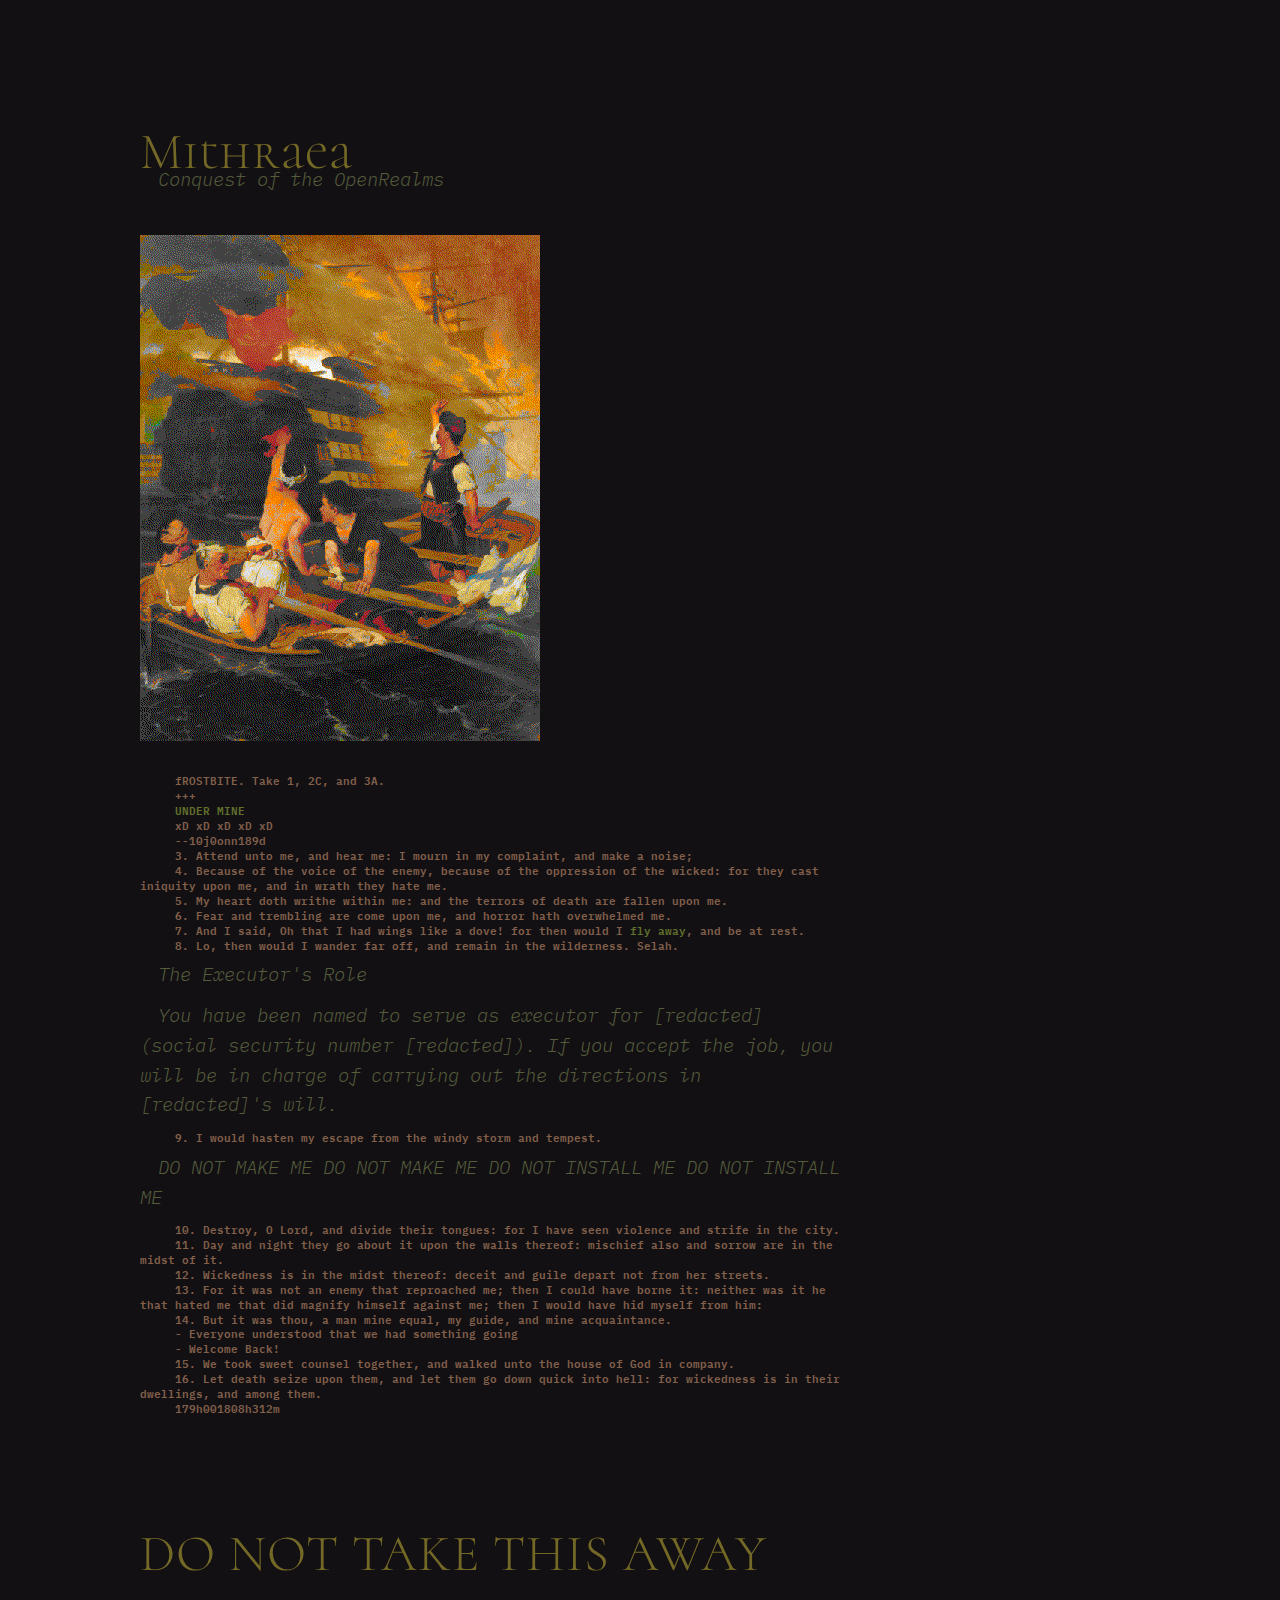
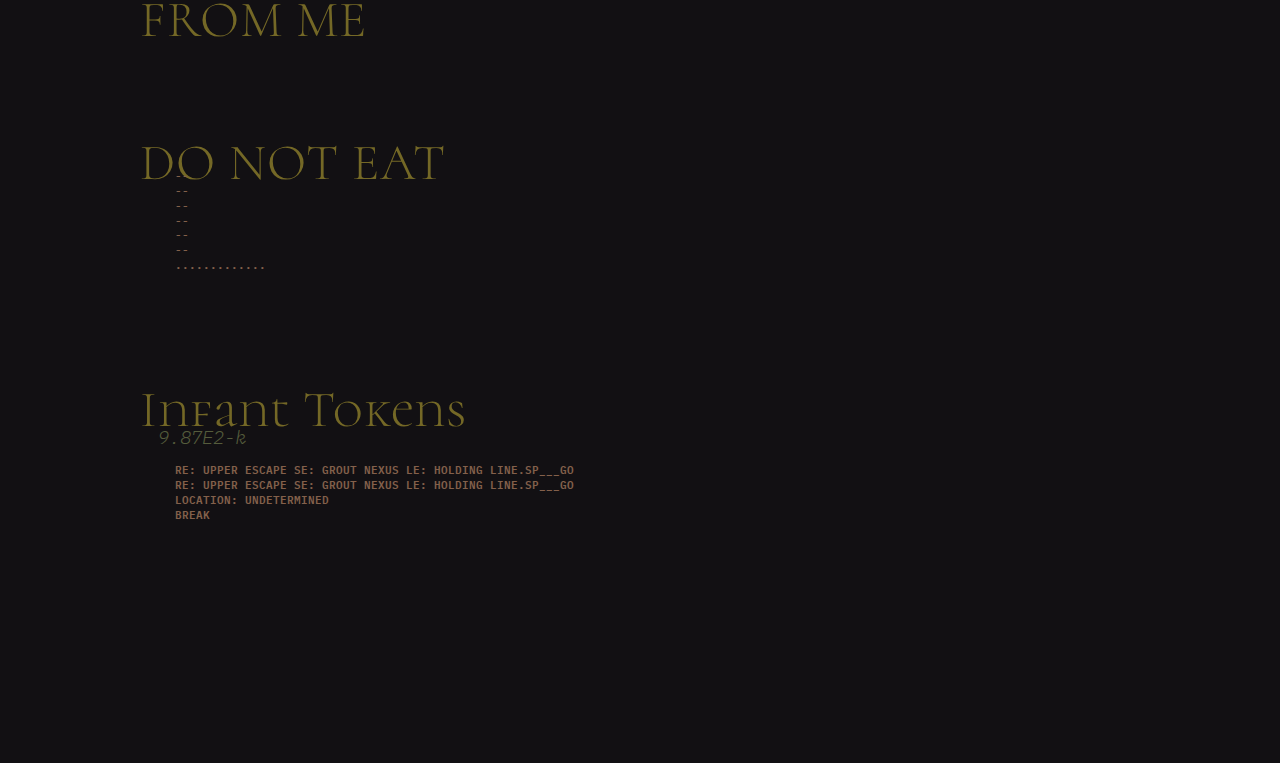
<file: index.html>
<!DOCTYPE html>
<html dir="ltr" lang="en-US">
<head>
	<link rel="stylesheet" type="text/css" href="./assets/common.css" media="screen" />
	<link rel="stylesheet" type="text/css" href="./assets/style.css" media="screen" />    
</head>
<body>
	<div class="page">
		<h1>Mithraea</h1>
		<h2>Conquest of the OpenRealms</h2>
		<img src="\assets\turkishflagship.png"/>
		<p>fROSTBITE. Take 1, 2C, and 3A.</p>
		<p>+++</p>
		<p><a href="spook.html">UNDER MINE</a></p>
		<p>xD xD xD xD xD</p>
		<p>--10j0onn189d</p>
		<p>3.	Attend unto me, and hear me: I mourn in my complaint, and make a noise;</p>
		<p>4.	Because of the voice of the enemy, because of the oppression of the wicked: for they cast iniquity upon me, and in wrath they hate me.</p>
		<p>5.	My heart doth writhe within me: and the terrors of death are fallen upon me.</p>
		<p>6.	Fear and trembling are come upon me, and horror hath overwhelmed me.</p>
		<p>7.	And I said, Oh that I had wings like a dove! for then would I <a href="find.html">fly away</a>, and be at rest.</p>
		<p>8.	Lo, then would I wander far off, and remain in the wilderness. Selah.
		<h2>The Executor's Role</h2>
		<h2>You have been named to serve as executor for [redacted] (social security number [redacted]). If you accept the job, you will be in charge of carrying out the directions in [redacted]'s will.</h2>
		<p>9.	I would hasten my escape from the windy storm and tempest.</p>
		<h2>DO NOT MAKE ME DO NOT MAKE ME DO NOT INSTALL ME DO NOT INSTALL ME</h2>
		<p>10.	Destroy, O Lord, and divide their tongues: for I have seen violence and strife in the city.</p>
		<p>11.	Day and night they go about it upon the walls thereof: mischief also and sorrow are in the midst of it.</p>
		<p>12.	Wickedness is in the midst thereof: deceit and guile depart not from her streets.</p>
		<p>13.	For it was not an enemy that reproached me; then I could have borne it: neither was it he that hated me that did magnify himself against me; then I would have hid myself from him:</p>
		<p>14.	But it was thou, a man mine equal, my guide, and mine acquaintance.</p>
		<p>- Everyone understood that we had something going</p>
		<p>- Welcome Back!</p>
		<p>15.	We took sweet counsel together, and walked unto the house of God in company.</p>
		<p>16.	Let death seize upon them, and let them go down quick into hell: for wickedness is in their dwellings, and among them.</p>
		<p>179h001808h312m</p>
		<h1>DO NOT TAKE THIS AWAY FROM ME</h1>
		<h1>DO NOT EAT</h1>
		<p>--</p>
		<p>--</p>
		<p>--</p>
		<p>--</p>
		<p>--</p>
		<p>--</p>
		<p>.............</p>
		<h1>Infant Tokens</h1>
		<h2>9.87E2-k</h2>	
		<p>RE: UPPER ESCAPE SE: GROUT NEXUS LE: HOLDING LINE.SP___GO</p>
		<p>RE: UPPER ESCAPE SE: GROUT NEXUS LE: HOLDING LINE.SP___GO</p>
		<p>LOCATION: UNDETERMINED</p>
		<p>BREAK</p>
	</div>
</body>
</file>
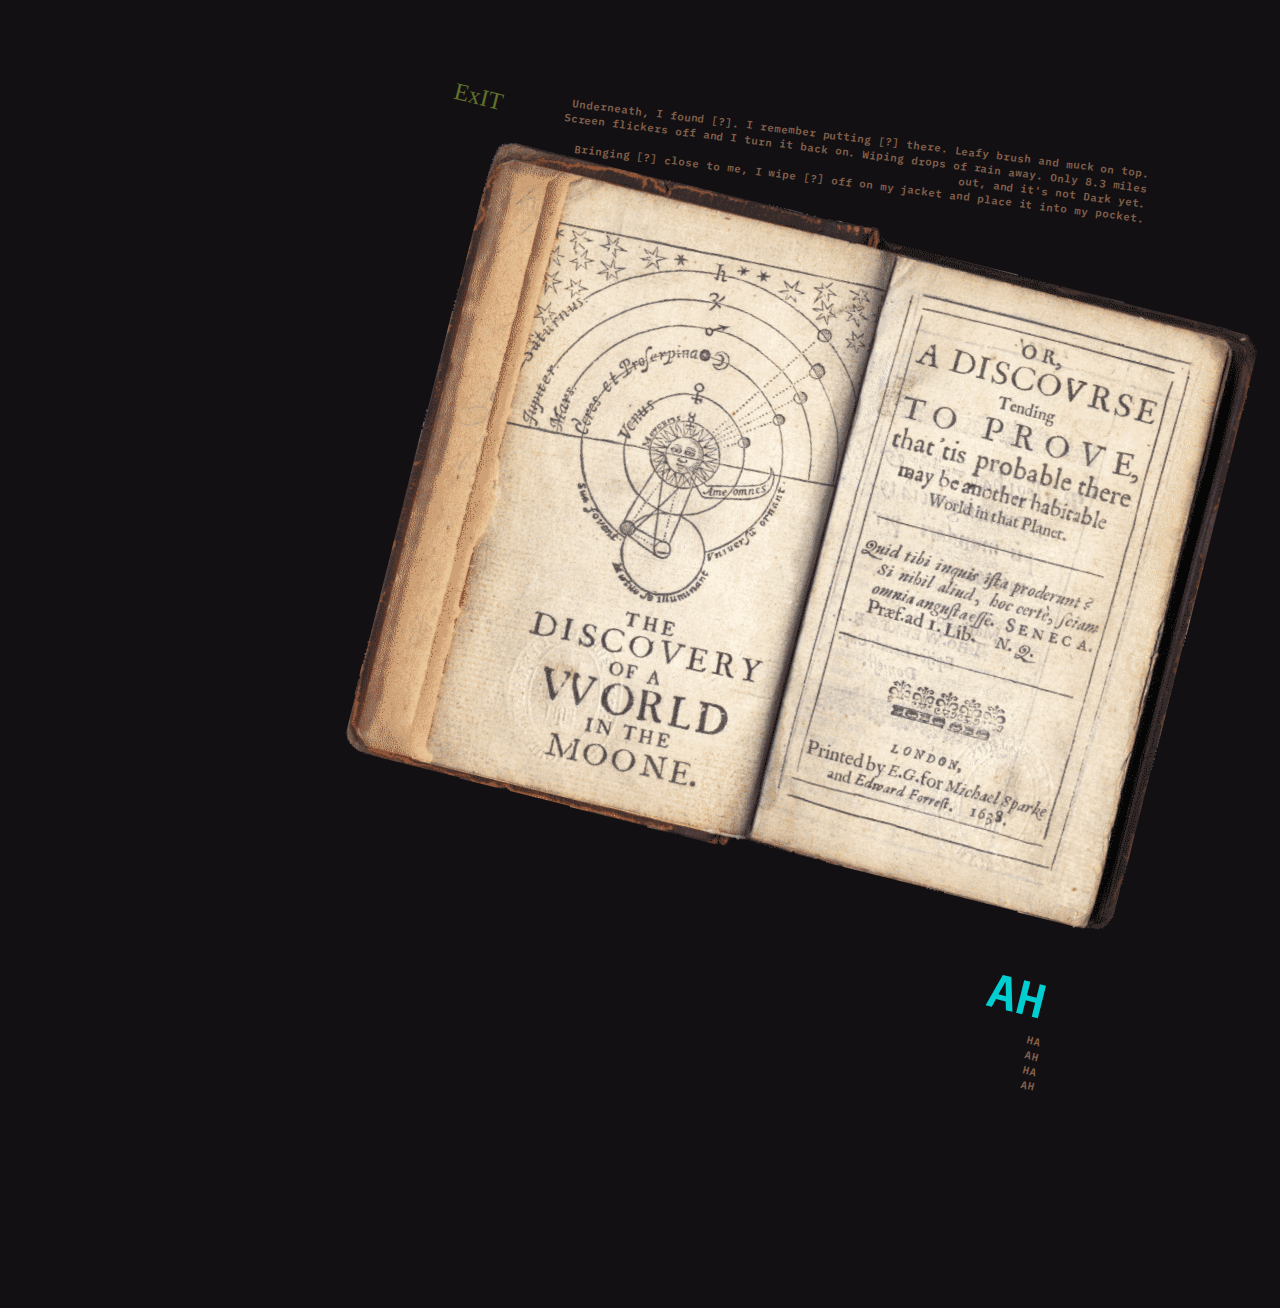
<file: find.html>
<!DOCTYPE html>
<html dir="ltr" lang="en-US">
<head>
	<link rel="stylesheet" type="text/css" href="./assets/common.css" media="screen" />
	<link rel="stylesheet" type="text/css" href="./assets/style.css" media="screen" />    
</head>
<body>
	<div class="page rightJust odd">
		<div class="exit odd">
			<a href=index.html>ExIT</a>
		</div>
        <p>Underneath, I found [?]. I remember putting [?] there. Leafy brush and muck on top.</p>
		<p>Screen flickers off and I turn it back on. Wiping drops of rain away. Only 8.3 miles out, and it's not Dark yet.</p>
		<p>Bringing [?] close to me, I wipe [?] off on my jacket and place it into my pocket.</p>
		<img class="wideimg odd" src="\assets\galileo.png"/>
		<p class="odd big">AH<p class="odd">HA<p class="odd">AH<p class="odd">HA<p class="odd">AH</p></p></p></p></p>
    </div>
</body>
</html>
</file>
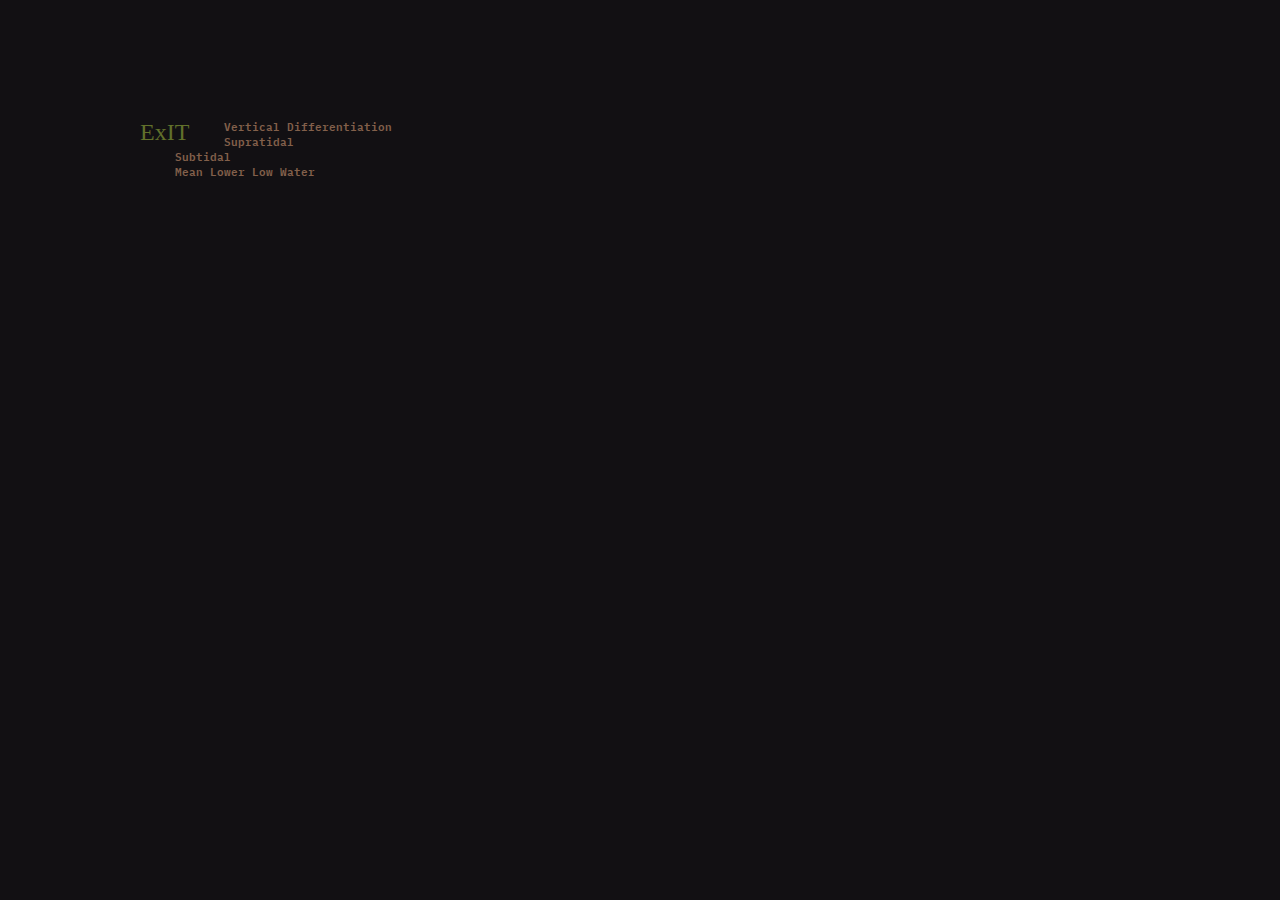
<file: spook.html>
<!DOCTYPE html>
<html dir="ltr" lang="en-US">
<head>
	<link rel="stylesheet" type="text/css" href="./assets/common.css" media="screen" />
	<link rel="stylesheet" type="text/css" href="./assets/style.css" media="screen" />
</head>
<body>
    <div class="page">
        <div class="exit"><a href="index.html">ExIT</a></div>
        <div class="big">
            <p>Vertical Differentiation</p>
            <p>Supratidal</p>
            <p>Subtidal</p>
            <p>Mean Lower Low Water</p>
        </div>
    </div>
</body>
</html>
</file>
<file: assets/style.css>
@font-face {
    font-family: "IBM Plex Mono Light Italic";
    src: url(./IBMPlexMono-LightItalic.woff) format("woff");
}

@font-face {
    font-family: "IBM Plex Mono Semibold";
    src: url(./IBMPlexMono-SemiBold.woff) format("woff");
}

@font-face {
    font-family: "Cormorant Unicase Light";
    src: url(./CormorantUnicase-Light.woff) format("woff");
}

.page {
    width: 700px;
    margin-left: 140px;
    padding-bottom: 240px;
}

.rightJust {
    text-align: right;
    margin-left: 30%;
}

.odd {
    transform: rotate(7deg);
}

.exit {
    float: left;
    font-size: 24px;
}

.big {
    color:darkturquoise;
    font-size: 48px;
}

html {
    background-color: #121013;
}

body {
    margin-top: 120px;
}

/*  lololololol   */
img {
    padding-top: 30px;
    padding-bottom: 30px;
    align-items: center;
}



.wideimg {
    width: 800px;
}

h1 {
    font-family: "Cormorant Unicase Light", 'Times New Roman', Times, serif;
    font-size: 38pt;
    letter-spacing: 0.02em;
    line-height: 130%;
    color: rgb(116, 104, 38);
    margin-bottom: -4%;
    margin-top: 15%;
}

h2 {
    text-indent: 2.5%;
    max-width: 800px;
    line-height: 160%;
    font-family: "IBM Plex Mono Light Italic", 'Courier New', Courier, monospace;
    font-size: 14pt;
    color: rgb(85, 92, 60);
    margin-top: 1%;
    margin-bottom: 1.5%;
}

p {
    font-family: "IBM Plex Mono Semibold", 'Courier New', Courier, monospace;
    font-size: 8pt;
    text-indent: 5%;
    color:rgb(131, 96, 75);
    line-height: 140%;
}

a {
    color:rgb(97, 112, 43);
}

a:hover {
    color:rgb(138, 128, 36);
    text-decoration:overline;
}
</file>
<file: assets/common.css>
/*

	1312 vs. HTML5

	

	written by Mike "1312" (mike at thirteentwelve.com)


	
	A modified Eric Meyer's CSS reset and Rich Clark's HTML5 CSS reset

		
*/

html, body, div, span, object, iframe,
h1, h2, h3, h4, h5, h6, p, blockquote, pre,
abbr, address, cite, code,
del, dfn, em, img, ins, kbd, q, samp,
small, strong, sub, sup, var,
b, i,
dl, dt, dd, ol, ul, li,
fieldset, form, label, legend,
table, caption, tbody, tfoot, thead, tr, th, td,
article, aside, dialog, figure, footer, header, 
hgroup, menu, nav, section,
time, mark, audio, video {
    margin:0;
    padding:0;
    border:0;
    outline:0;
    font-size:100%;
    vertical-align:baseline;
    background:transparent;
    font-weight: normal;
}

a { text-decoration: none; color: #000; }

/* force scroll bars to stop the page jump on short pages */
html {
    overflow-y: scroll;
    overflow: -moz-scrollbars-vertical;
}

body {
	line-height: 1;
}

article, aside, dialog, figure, footer, header, 
hgroup, nav, section { 
    display:block;
}

blockquote, q {
	quotes: none;
}


/* ~~~~~~~~~~~~~~~~~~~~~~~~~~~~~~~~~~~~~~~~~~~~~~ common elements */
/* remember to highlight inserts somehow! */
ins {
	text-decoration: none;
}
del {
	text-decoration: line-through;
}
mark {
    background-color: #ff9;
    color: #000;     
    font-style:italic;
    font-weight:bold;    
}
input, select {
    vertical-align:middle;
}
/* tables still need 'cellspacing="0"' in the markup */
table {
	border-collapse: collapse;
	border-spacing: 0;
}

/* ~~~~~~~~~~~~~~~~~~~~~~~~~~~~~~~~~~~~~~~~~~~~~~ common classes */

.floatLeft {
	float: left;
	text-align: left;
}
	img.floatLeft {
		margin: 0 10px 10px 10px;
	}
	
.floatRight {
	float: right;
	text-align: right;
}
	img.floatRight {
		margin: 0 10px 10px 10px;
	}

.floatClear, .cleaner {
	clear: both;
}
	br.floatClear {
		margin: -1px -1px 0px 0px;
		width: 1px;
		height: 1px;
		clear: both;
	}

.alignRight {
	text-align: right;
}

.alignCenter {
	text-align: center;
}

div.hr {
	clear: both;
	margin: 0;
	padding: 0;
	/*
	hr's tend to come with uncontrollable and annoying extra margins and inconsistancies on how to style them
	but the hr is great for page breaks without css and for clearing floats
	
	to style a hr, restyle this in a container div in div specific
	or have a new class, eg. div.hr-dotted { border-top: 1px dotted #666; } div.hr-dotted hr { display: none; }
	*/
}
	div.hr hr {
		display: none;
	}
	
.hide {
	display: none !important;
}

.bold {
	font-weight: bold;
}

.noBg {
	background: none !important;
}

.error {
	color: #f00;
	font-weight: bold;
}

:focus, a {
  -moz-outline-style: none;
  /* combatting that annoying dotted border box that appears on focus of an element in ff */
  outline: none !important;
  /* and the safari green glow */
}

.nb {
    border: 0 none !important;
}
</file>
